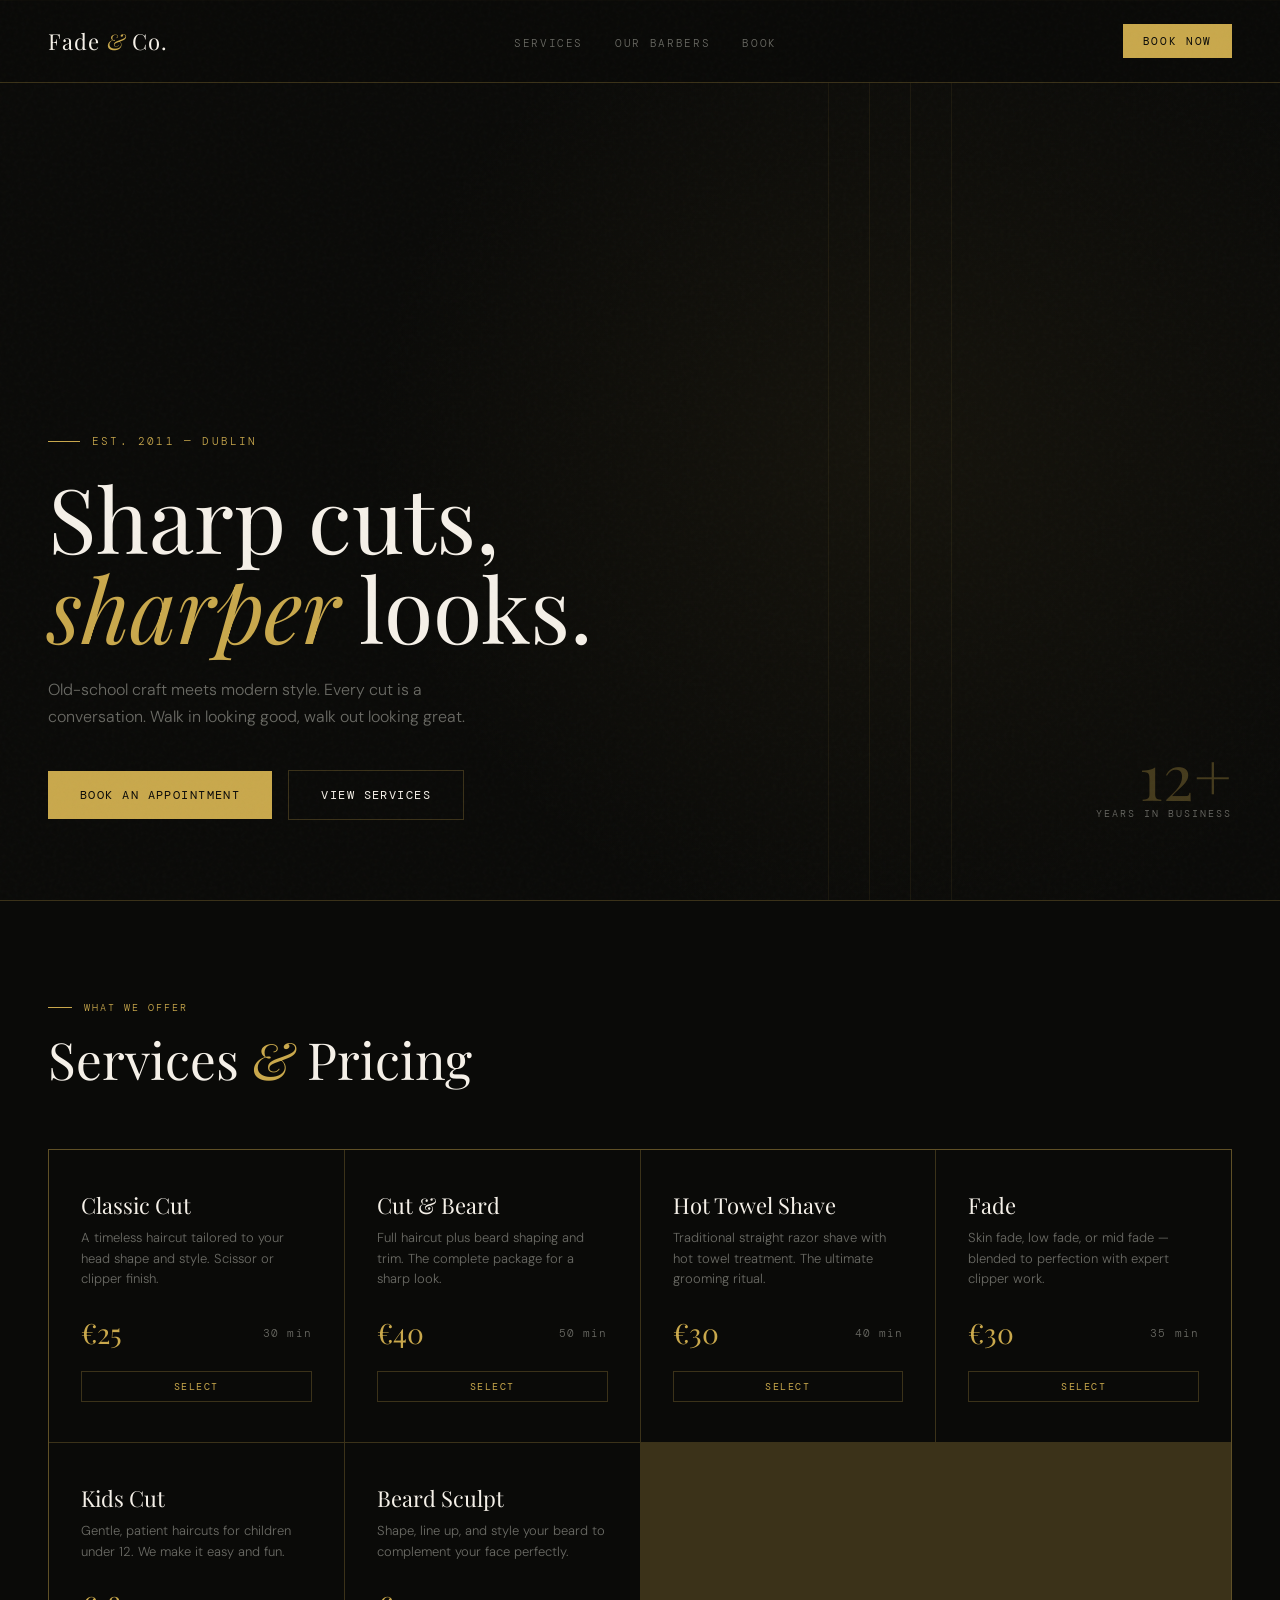
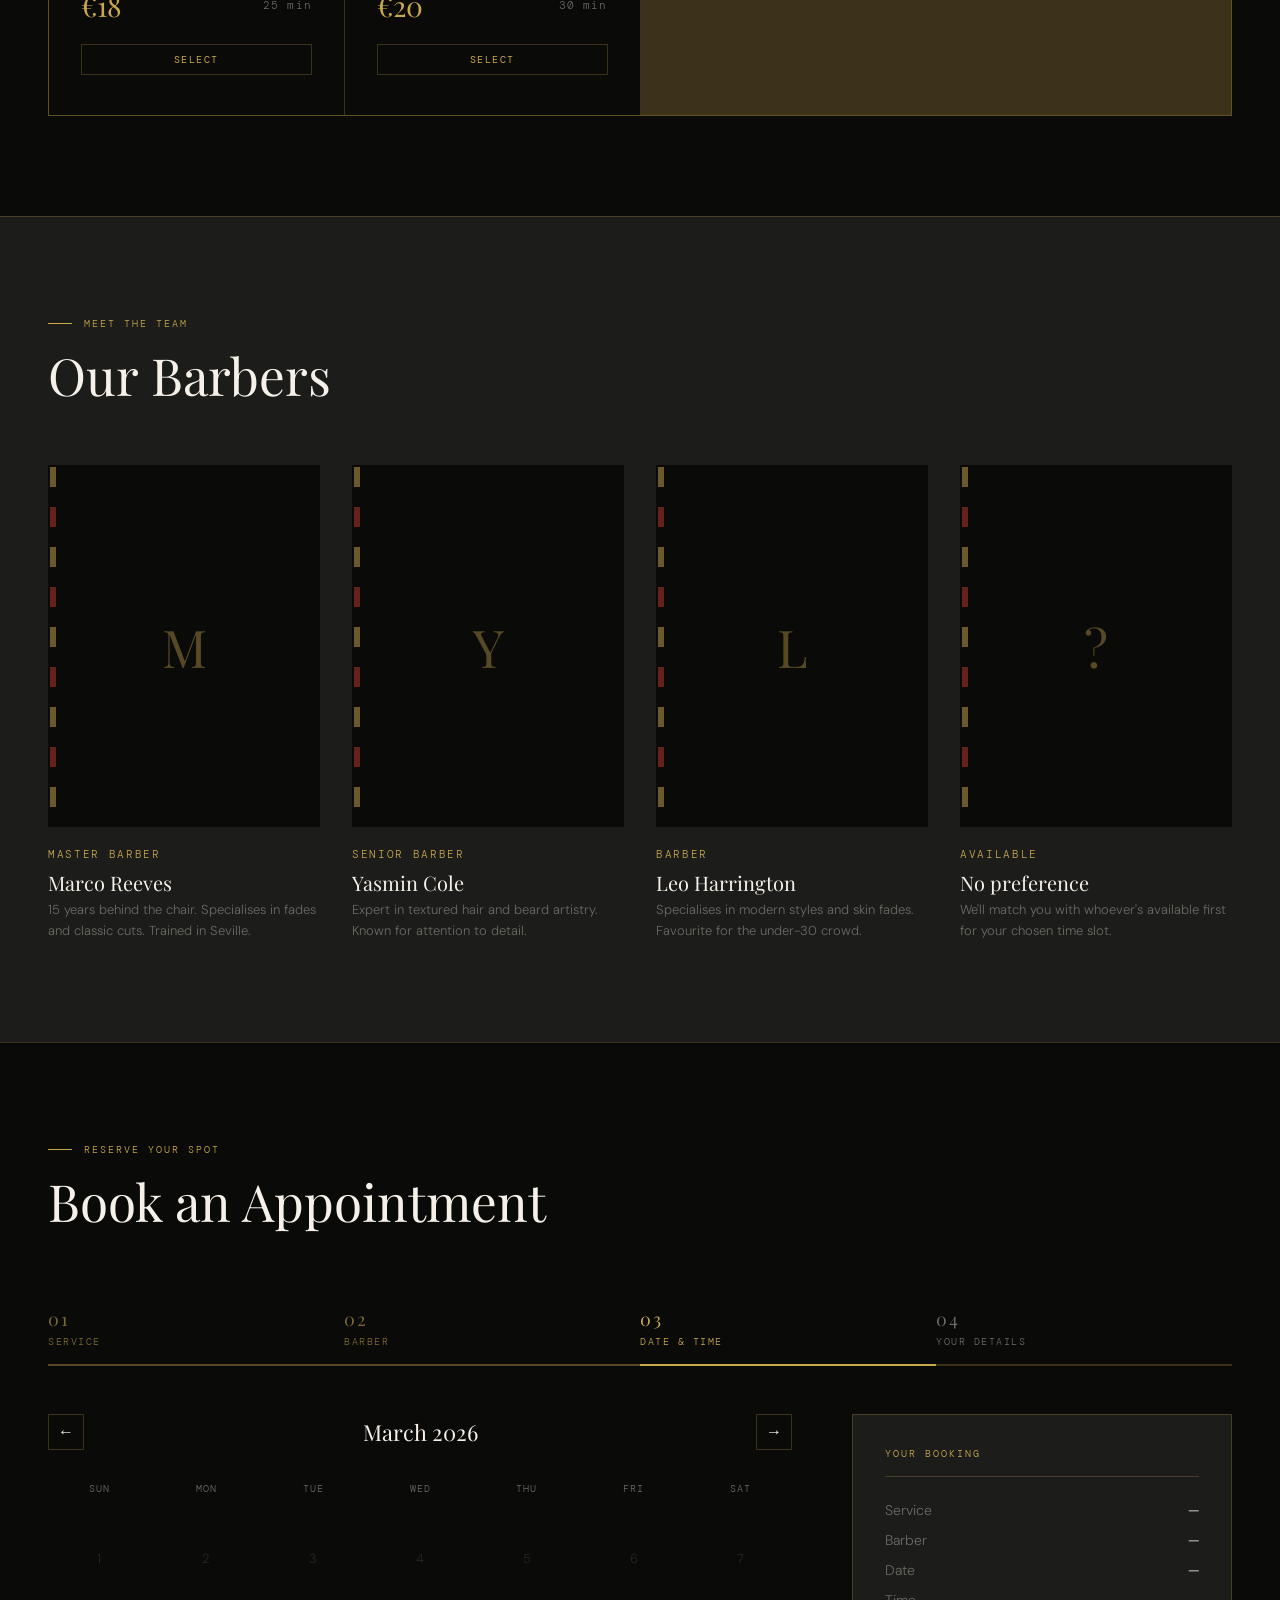
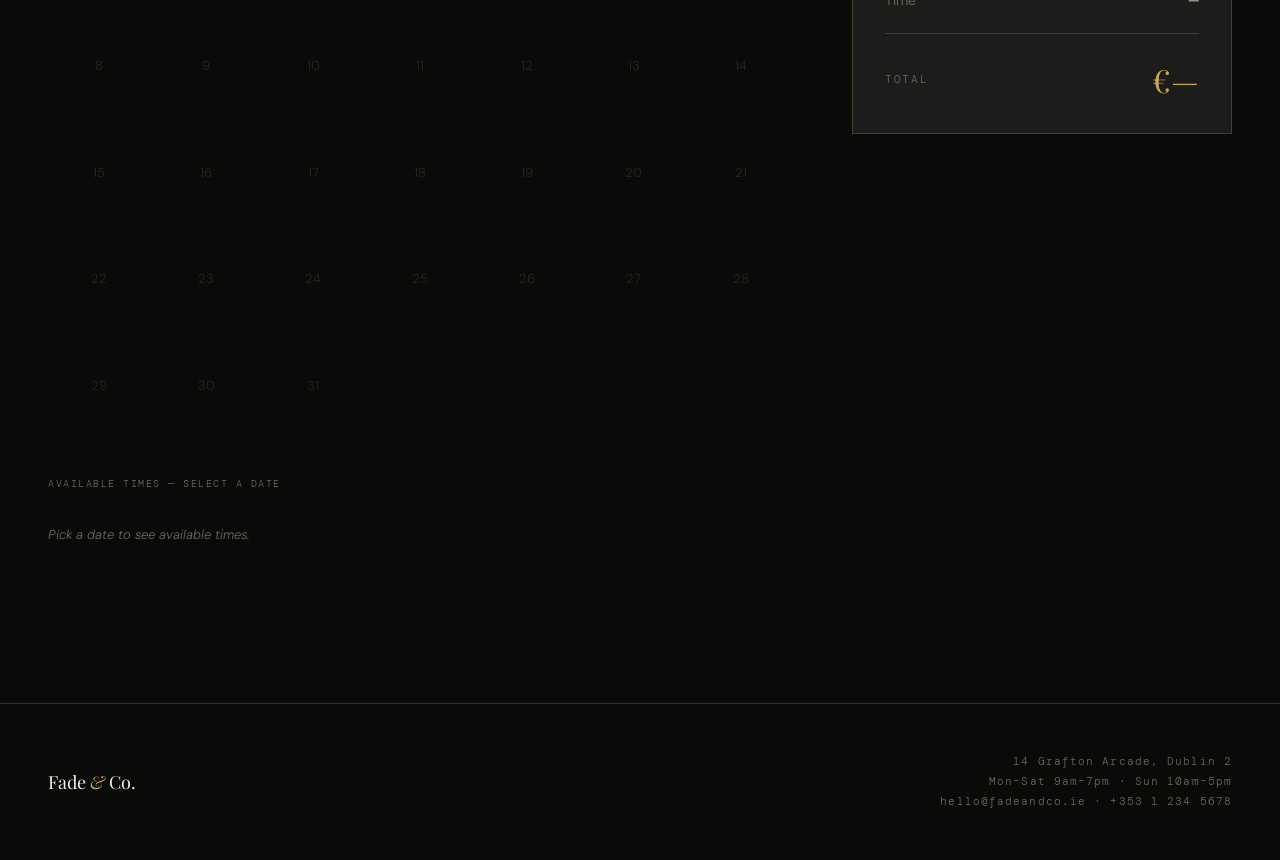
<file: index.html>
<!doctype html>
<html lang="en">
  <head>
    <meta charset="UTF-8" />
    <meta name="viewport" content="width=device-width, initial-scale=1.0" />
    <title>Fade & Co. — Barbershop</title>
    <link
      href="https://fonts.googleapis.com/css2?family=Playfair+Display:ital,wght@0,400;0,700;1,400&family=DM+Mono:wght@300;400&family=DM+Sans:wght@300;400;500&display=swap"
      rel="stylesheet"
    />
    <link rel="stylesheet" href="./template/styles.css" />
  </head>
  <body>
    <nav>
      <div class="logo">Fade <span>&</span> Co.</div>
      <ul class="nav-links">
        <li><a href="#services">Services</a></li>
        <li><a href="#staff">Our Barbers</a></li>
        <li><a href="#booking">Book</a></li>
      </ul>
      <button class="nav-book" onclick="scrollTo('#booking')">Book Now</button>
    </nav>

    <!-- Hero -->
    <section class="hero" id="home">
      <div class="hero-bg"></div>
      <div class="hero-lines">
        <span></span><span></span><span></span><span></span>
      </div>
      <div class="hero-content">
        <div class="hero-tag">Est. 2011 — Dublin</div>
        <h1>Sharp cuts,<br /><em>sharper</em> looks.</h1>
        <p class="hero-sub">
          Old-school craft meets modern style. Every cut is a conversation. Walk
          in looking good, walk out looking great.
        </p>
        <div class="hero-cta">
          <button class="btn-primary" onclick="scrollTo('#booking')">
            Book an Appointment
          </button>
          <button class="btn-secondary" onclick="scrollTo('#services')">
            View Services
          </button>
        </div>
      </div>
      <div class="hero-stat">
        <div class="hero-stat-num">12+</div>
        <div class="hero-stat-label">Years in business</div>
      </div>
    </section>

    <!-- Services -->
    <section id="services">
      <div class="section-tag">What We Offer</div>
      <div class="section-title">
        Services
        <em style="font-style: italic; color: var(--gold)">&</em> Pricing
      </div>
      <div class="services-grid" id="servicesGrid">
        <div
          class="service-card"
          data-service="Classic Cut"
          data-price="25"
          data-duration="30min"
          onclick="selectService(this)"
        >
          <div class="service-name">Classic Cut</div>
          <div class="service-desc">
            A timeless haircut tailored to your head shape and style. Scissor or
            clipper finish.
          </div>
          <div class="service-footer">
            <div class="service-price">€25</div>
            <div class="service-duration">30 min</div>
          </div>
          <button class="service-select-btn">Select</button>
        </div>
        <div
          class="service-card"
          data-service="Cut & Beard"
          data-price="40"
          data-duration="50min"
          onclick="selectService(this)"
        >
          <div class="service-name">Cut & Beard</div>
          <div class="service-desc">
            Full haircut plus beard shaping and trim. The complete package for a
            sharp look.
          </div>
          <div class="service-footer">
            <div class="service-price">€40</div>
            <div class="service-duration">50 min</div>
          </div>
          <button class="service-select-btn">Select</button>
        </div>
        <div
          class="service-card"
          data-service="Hot Towel Shave"
          data-price="30"
          data-duration="40min"
          onclick="selectService(this)"
        >
          <div class="service-name">Hot Towel Shave</div>
          <div class="service-desc">
            Traditional straight razor shave with hot towel treatment. The
            ultimate grooming ritual.
          </div>
          <div class="service-footer">
            <div class="service-price">€30</div>
            <div class="service-duration">40 min</div>
          </div>
          <button class="service-select-btn">Select</button>
        </div>
        <div
          class="service-card"
          data-service="Fade"
          data-price="30"
          data-duration="35min"
          onclick="selectService(this)"
        >
          <div class="service-name">Fade</div>
          <div class="service-desc">
            Skin fade, low fade, or mid fade — blended to perfection with expert
            clipper work.
          </div>
          <div class="service-footer">
            <div class="service-price">€30</div>
            <div class="service-duration">35 min</div>
          </div>
          <button class="service-select-btn">Select</button>
        </div>
        <div
          class="service-card"
          data-service="Kids Cut"
          data-price="18"
          data-duration="25min"
          onclick="selectService(this)"
        >
          <div class="service-name">Kids Cut</div>
          <div class="service-desc">
            Gentle, patient haircuts for children under 12. We make it easy and
            fun.
          </div>
          <div class="service-footer">
            <div class="service-price">€18</div>
            <div class="service-duration">25 min</div>
          </div>
          <button class="service-select-btn">Select</button>
        </div>
        <div
          class="service-card"
          data-service="Beard Sculpt"
          data-price="20"
          data-duration="30min"
          onclick="selectService(this)"
        >
          <div class="service-name">Beard Sculpt</div>
          <div class="service-desc">
            Shape, line up, and style your beard to complement your face
            perfectly.
          </div>
          <div class="service-footer">
            <div class="service-price">€20</div>
            <div class="service-duration">30 min</div>
          </div>
          <button class="service-select-btn">Select</button>
        </div>
      </div>
    </section>

    <!-- Staff -->
    <section id="staff">
      <div class="section-tag">Meet the Team</div>
      <div class="section-title">Our Barbers</div>
      <div class="staff-grid" id="staffGrid">
        <div
          class="staff-card"
          data-barber="Marco"
          onclick="selectBarber(this)"
        >
          <div class="staff-avatar"><div class="staff-initials">M</div></div>
          <div class="staff-title">Master Barber</div>
          <div class="staff-name">Marco Reeves</div>
          <div class="staff-bio">
            15 years behind the chair. Specialises in fades and classic cuts.
            Trained in Seville.
          </div>
        </div>
        <div
          class="staff-card"
          data-barber="Yasmin"
          onclick="selectBarber(this)"
        >
          <div class="staff-avatar"><div class="staff-initials">Y</div></div>
          <div class="staff-title">Senior Barber</div>
          <div class="staff-name">Yasmin Cole</div>
          <div class="staff-bio">
            Expert in textured hair and beard artistry. Known for attention to
            detail.
          </div>
        </div>
        <div class="staff-card" data-barber="Leo" onclick="selectBarber(this)">
          <div class="staff-avatar"><div class="staff-initials">L</div></div>
          <div class="staff-title">Barber</div>
          <div class="staff-name">Leo Harrington</div>
          <div class="staff-bio">
            Specialises in modern styles and skin fades. Favourite for the
            under-30 crowd.
          </div>
        </div>
        <div class="staff-card" data-barber="Any" onclick="selectBarber(this)">
          <div class="staff-avatar"><div class="staff-initials">?</div></div>
          <div class="staff-title">Available</div>
          <div class="staff-name">No preference</div>
          <div class="staff-bio">
            We'll match you with whoever's available first for your chosen time
            slot.
          </div>
        </div>
      </div>
    </section>

    <!-- Booking -->
    <section id="booking">
      <div class="section-tag">Reserve Your Spot</div>
      <div class="section-title">Book an Appointment</div>

      <div class="steps">
        <div class="step done" id="step1">
          <span class="step-num">01</span>Service
        </div>
        <div class="step done" id="step2">
          <span class="step-num">02</span>Barber
        </div>
        <div class="step active" id="step3">
          <span class="step-num">03</span>Date & Time
        </div>
        <div class="step" id="step4">
          <span class="step-num">04</span>Your Details
        </div>
      </div>

      <div class="booking-layout">
        <div>
          <!-- Calendar -->
          <div class="calendar">
            <div class="calendar-header">
              <button class="calendar-nav" onclick="prevMonth()">
                &#8592;
              </button>
              <div class="calendar-month" id="calMonth">March 2026</div>
              <button class="calendar-nav" onclick="nextMonth()">
                &#8594;
              </button>
            </div>
            <div class="calendar-grid" id="calGrid"></div>
          </div>

          <!-- Time slots -->
          <div class="time-slots">
            <div class="time-label">
              Available times —
              <span id="selectedDateLabel">select a date</span>
            </div>
            <div class="slots-grid" id="slotsGrid">
              <div
                style="
                  color: var(--muted);
                  font-size: 13px;
                  font-style: italic;
                  grid-column: 1/-1;
                  padding: 20px 0;
                "
              >
                Pick a date to see available times.
              </div>
            </div>
          </div>

          <!-- Contact & Payment -->
          <div id="contactForm" style="display: none">
            <div class="section-tag" style="margin-bottom: 24px">
              Your Details
            </div>
            <div class="form-row">
              <div class="form-group">
                <label class="form-label">First name</label>
                <input
                  class="form-input"
                  type="text"
                  placeholder="James"
                  id="fname"
                />
              </div>
              <div class="form-group">
                <label class="form-label">Last name</label>
                <input
                  class="form-input"
                  type="text"
                  placeholder="Murphy"
                  id="lname"
                />
              </div>
            </div>
            <div class="form-group">
              <label class="form-label">Email</label>
              <input
                class="form-input"
                type="email"
                placeholder="james@example.com"
                id="email"
              />
            </div>
            <div class="form-group">
              <label class="form-label">Phone</label>
              <input
                class="form-input"
                type="tel"
                placeholder="+353 87 000 0000"
                id="phone"
              />
            </div>

            <div class="payment-section">
              <div class="payment-label">Payment</div>
              <div class="card-icons">
                <div class="card-icon">Visa</div>
                <div class="card-icon">MC</div>
                <div class="card-icon">Amex</div>
              </div>
              <input
                class="card-field"
                type="text"
                placeholder="Card number"
                maxlength="19"
                oninput="formatCard(this)"
              />
              <div class="form-row">
                <input
                  class="card-field"
                  type="text"
                  placeholder="MM / YY"
                  maxlength="7"
                  style="margin-bottom: 0"
                  oninput="formatExpiry(this)"
                />
                <input
                  class="card-field"
                  type="text"
                  placeholder="CVV"
                  maxlength="3"
                  style="margin-bottom: 0"
                />
              </div>
            </div>

            <button
              class="btn-confirm"
              onclick="confirmBooking()"
              id="confirmBtn"
            >
              Confirm & Pay
            </button>
          </div>

          <!-- Success -->
          <div class="success-screen" id="successScreen">
            <div class="success-icon">✓</div>
            <div class="section-title" style="margin-bottom: 16px">
              You're booked in.
            </div>
            <p
              style="color: var(--muted); margin-bottom: 8px"
              id="successMsg"
            ></p>
            <p style="color: var(--muted); font-size: 13px">
              A confirmation has been sent to your email.
            </p>
            <button
              class="btn-secondary"
              style="margin-top: 32px"
              onclick="resetBooking()"
            >
              Book another
            </button>
          </div>
        </div>

        <!-- Summary -->
        <div class="booking-summary">
          <div class="summary-title">Your booking</div>
          <div class="summary-item">
            <span class="summary-label">Service</span>
            <span class="summary-value" id="sumService">—</span>
          </div>
          <div class="summary-item">
            <span class="summary-label">Barber</span>
            <span class="summary-value" id="sumBarber">—</span>
          </div>
          <div class="summary-item">
            <span class="summary-label">Date</span>
            <span class="summary-value" id="sumDate">—</span>
          </div>
          <div class="summary-item">
            <span class="summary-label">Time</span>
            <span class="summary-value" id="sumTime">—</span>
          </div>
          <div class="summary-total">
            <span class="summary-total-label">Total</span>
            <span class="summary-total-price" id="sumPrice">€—</span>
          </div>
        </div>
      </div>
    </section>

    <footer>
      <div class="footer-logo">Fade <span>&</span> Co.</div>
      <div class="footer-info">
        14 Grafton Arcade, Dublin 2<br />
        Mon–Sat 9am–7pm · Sun 10am–5pm<br />
        hello@fadeandco.ie · +353 1 234 5678
      </div>
    </footer>

    <script src="./template/app.js"></script>
  </body>
</html>
</file>
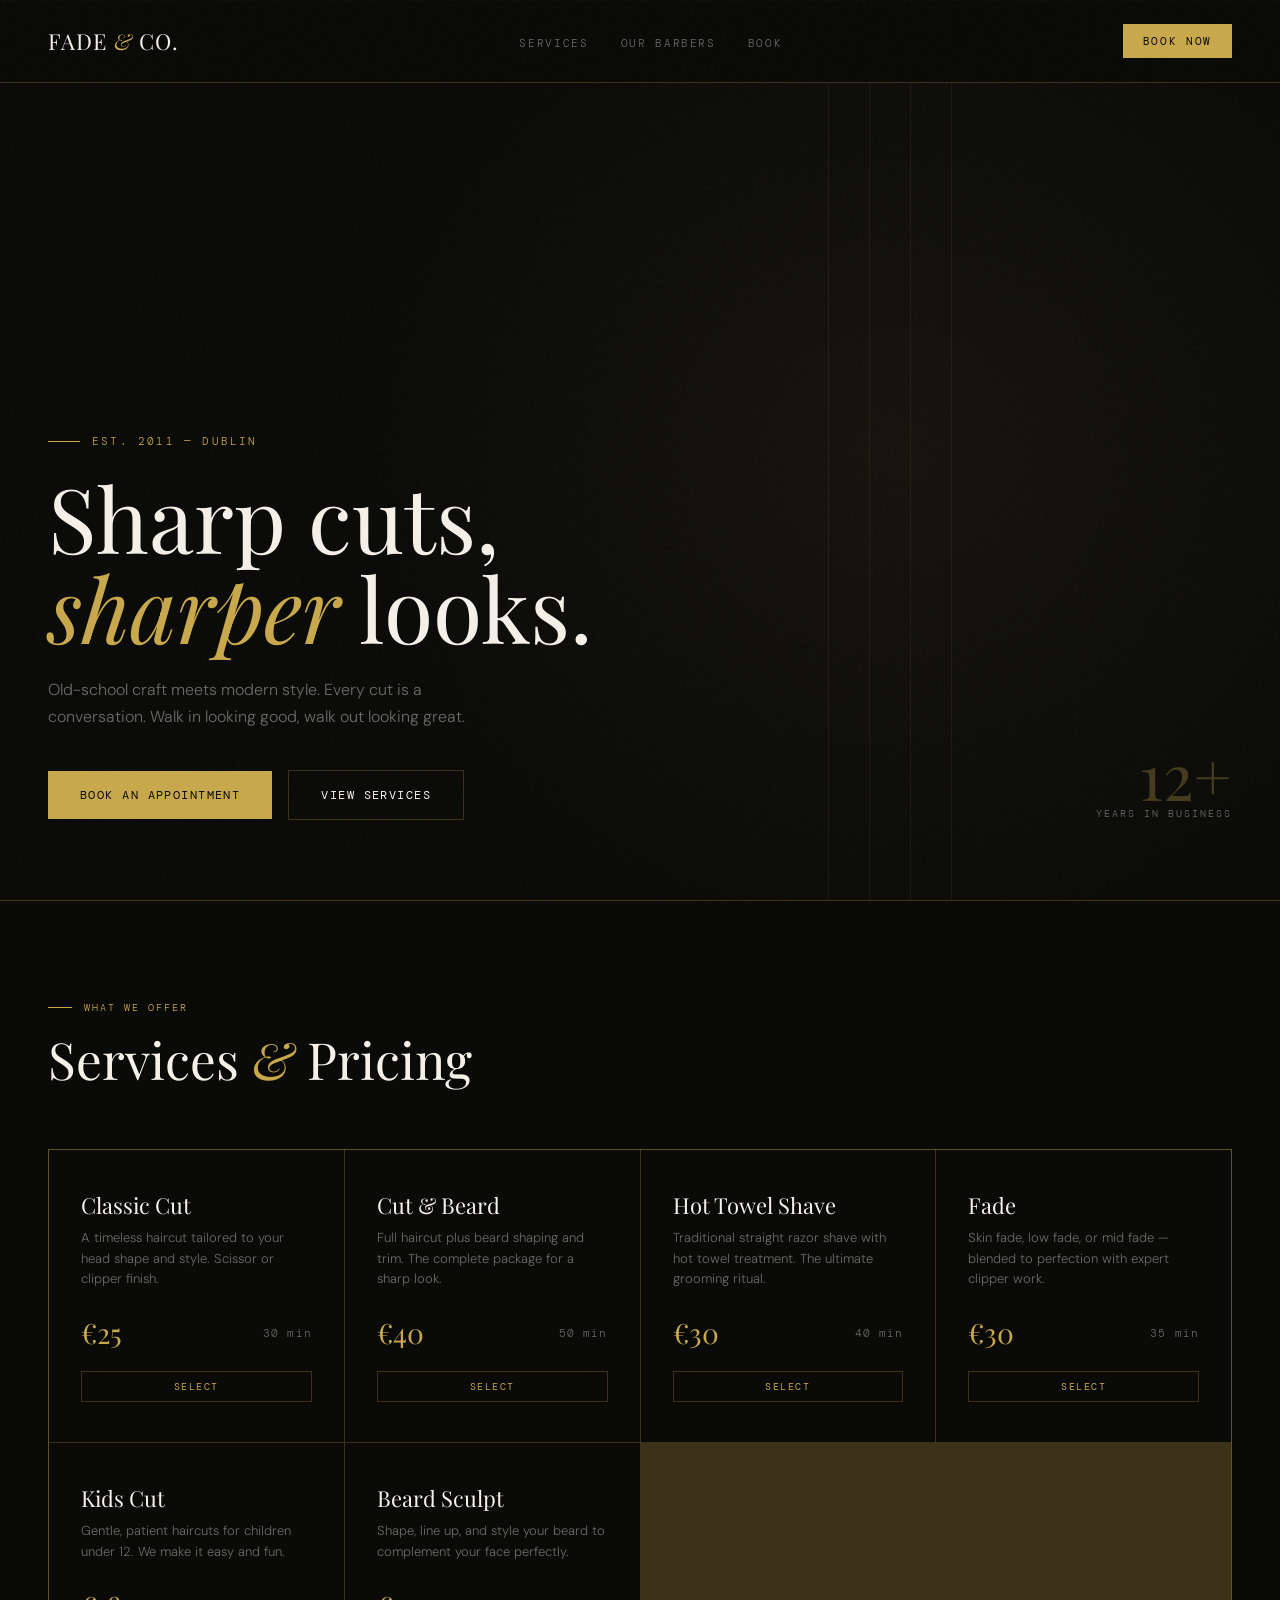
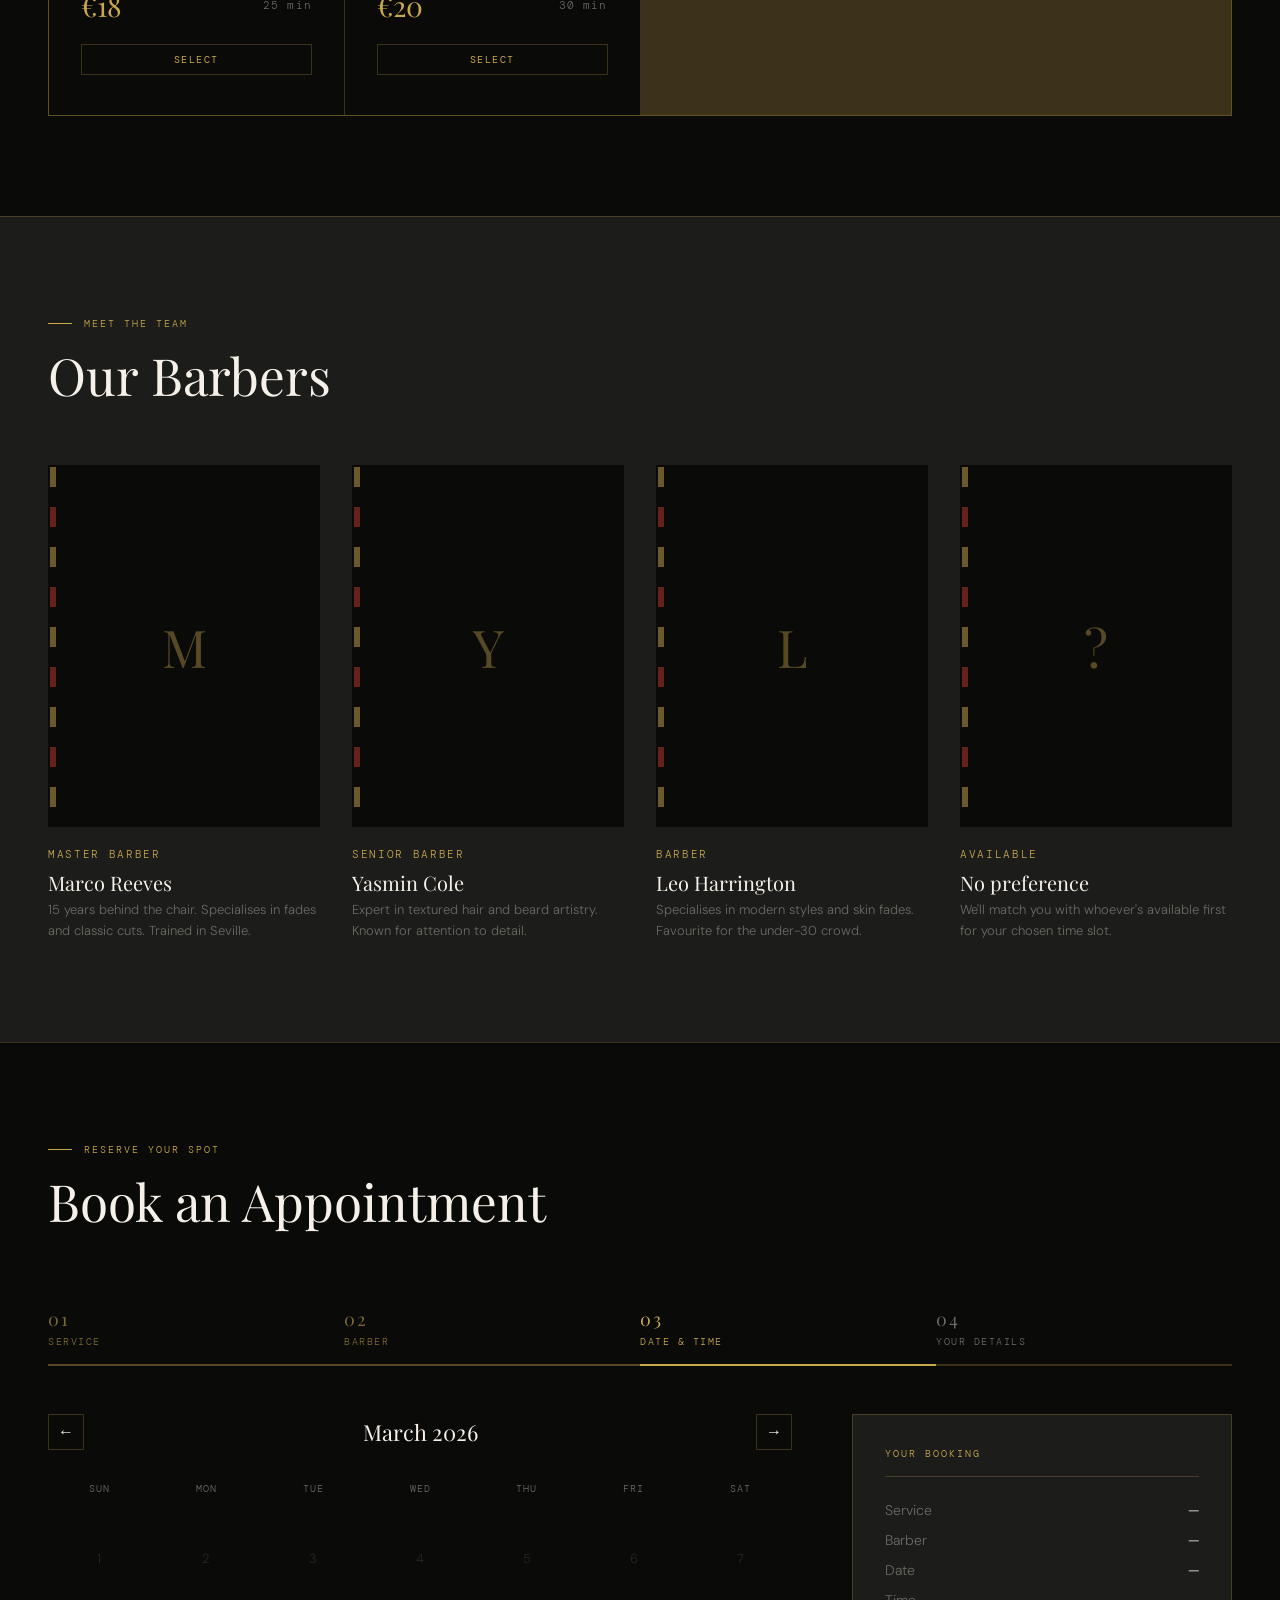
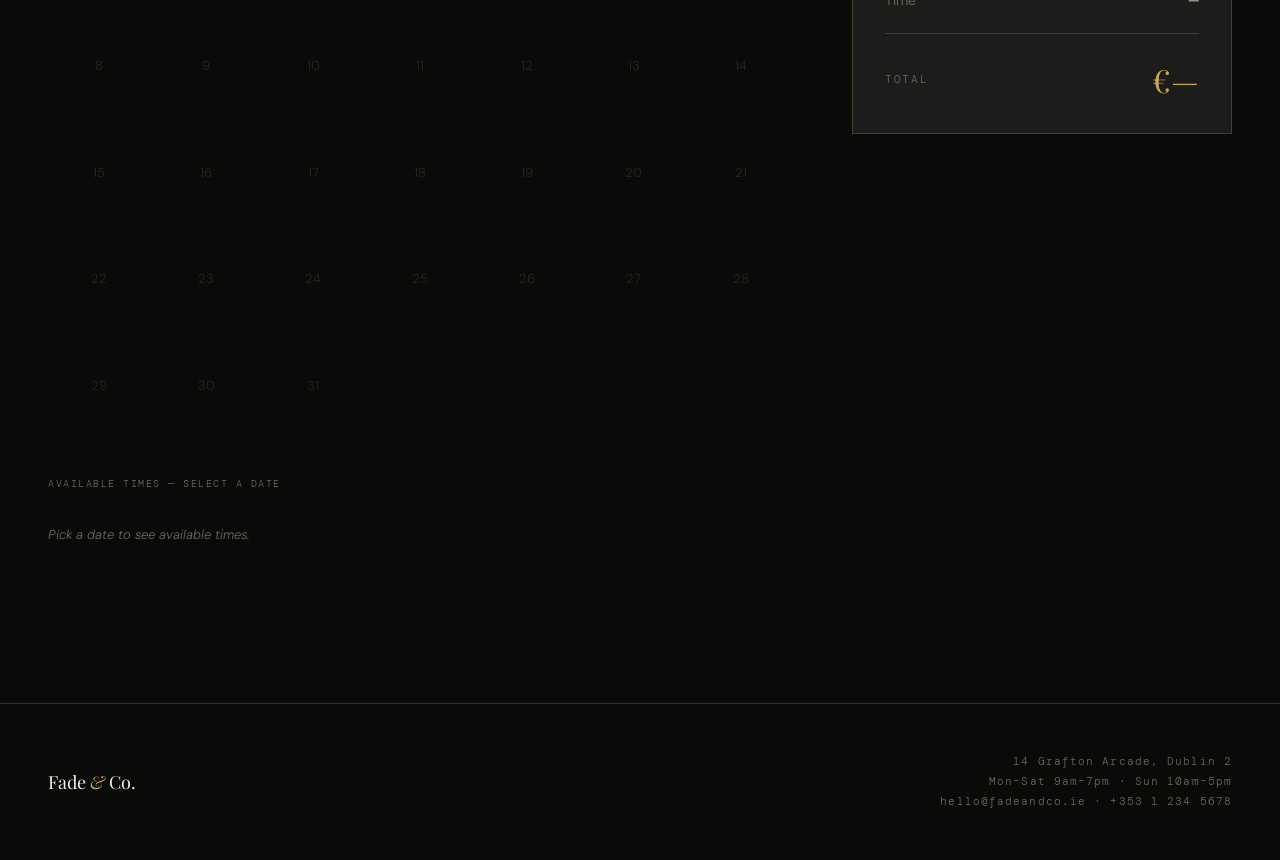
<file: template/index.html>
<!doctype html>
<html lang="en">
  <head>
    <meta charset="UTF-8" />
    <meta name="viewport" content="width=device-width, initial-scale=1.0" />
    <title>Fade & Co. — Barbershop</title>
    <link
      href="https://fonts.googleapis.com/css2?family=Playfair+Display:ital,wght@0,400;0,700;1,400&family=DM+Mono:wght@300;400&family=DM+Sans:wght@300;400;500&display=swap"
      rel="stylesheet"
    />
    <link rel="stylesheet" href="styles.css" />
  </head>
  <body>
    <nav class="nav-links">
      <a href="#home">
        <div class="logo">Fade <span>&</span> Co.</div>
      </a>
      <ul class="nav-links">
        <li><a href="#services">Services</a></li>
        <li><a href="#staff">Our Barbers</a></li>
        <li><a href="#booking">Book</a></li>
      </ul>
      <button class="nav-book" onclick="scrollTo('#booking')">Book Now</button>
    </nav>

    <!-- Hero -->
    <section class="hero" id="home">
      <div class="hero-bg"></div>
      <div class="hero-lines">
        <span></span><span></span><span></span><span></span>
      </div>
      <div class="hero-content">
        <div class="hero-tag">Est. 2011 — Dublin</div>
        <h1>Sharp cuts,<br /><em>sharper</em> looks.</h1>
        <p class="hero-sub">
          Old-school craft meets modern style. Every cut is a conversation. Walk
          in looking good, walk out looking great.
        </p>
        <div class="hero-cta">
          <button class="btn-primary" onclick="scrollTo('#booking')">
            Book an Appointment
          </button>
          <button class="btn-secondary" onclick="scrollTo('#services')">
            View Services
          </button>
        </div>
      </div>
      <div class="hero-stat">
        <div class="hero-stat-num">12+</div>
        <div class="hero-stat-label">Years in business</div>
      </div>
    </section>

    <!-- Services -->
    <section id="services">
      <div class="section-tag">What We Offer</div>
      <div class="section-title">
        Services
        <em style="font-style: italic; color: var(--gold)">&</em> Pricing
      </div>
      <div class="services-grid" id="servicesGrid">
        <div
          class="service-card"
          data-service="Classic Cut"
          data-price="25"
          data-duration="30min"
          onclick="selectService(this)"
        >
          <div class="service-name">Classic Cut</div>
          <div class="service-desc">
            A timeless haircut tailored to your head shape and style. Scissor or
            clipper finish.
          </div>
          <div class="service-footer">
            <div class="service-price">€25</div>
            <div class="service-duration">30 min</div>
          </div>
          <button class="service-select-btn">Select</button>
        </div>
        <div
          class="service-card"
          data-service="Cut & Beard"
          data-price="40"
          data-duration="50min"
          onclick="selectService(this)"
        >
          <div class="service-name">Cut & Beard</div>
          <div class="service-desc">
            Full haircut plus beard shaping and trim. The complete package for a
            sharp look.
          </div>
          <div class="service-footer">
            <div class="service-price">€40</div>
            <div class="service-duration">50 min</div>
          </div>
          <button class="service-select-btn">Select</button>
        </div>
        <div
          class="service-card"
          data-service="Hot Towel Shave"
          data-price="30"
          data-duration="40min"
          onclick="selectService(this)"
        >
          <div class="service-name">Hot Towel Shave</div>
          <div class="service-desc">
            Traditional straight razor shave with hot towel treatment. The
            ultimate grooming ritual.
          </div>
          <div class="service-footer">
            <div class="service-price">€30</div>
            <div class="service-duration">40 min</div>
          </div>
          <button class="service-select-btn">Select</button>
        </div>
        <div
          class="service-card"
          data-service="Fade"
          data-price="30"
          data-duration="35min"
          onclick="selectService(this)"
        >
          <div class="service-name">Fade</div>
          <div class="service-desc">
            Skin fade, low fade, or mid fade — blended to perfection with expert
            clipper work.
          </div>
          <div class="service-footer">
            <div class="service-price">€30</div>
            <div class="service-duration">35 min</div>
          </div>
          <button class="service-select-btn">Select</button>
        </div>
        <div
          class="service-card"
          data-service="Kids Cut"
          data-price="18"
          data-duration="25min"
          onclick="selectService(this)"
        >
          <div class="service-name">Kids Cut</div>
          <div class="service-desc">
            Gentle, patient haircuts for children under 12. We make it easy and
            fun.
          </div>
          <div class="service-footer">
            <div class="service-price">€18</div>
            <div class="service-duration">25 min</div>
          </div>
          <button class="service-select-btn">Select</button>
        </div>
        <div
          class="service-card"
          data-service="Beard Sculpt"
          data-price="20"
          data-duration="30min"
          onclick="selectService(this)"
        >
          <div class="service-name">Beard Sculpt</div>
          <div class="service-desc">
            Shape, line up, and style your beard to complement your face
            perfectly.
          </div>
          <div class="service-footer">
            <div class="service-price">€20</div>
            <div class="service-duration">30 min</div>
          </div>
          <button class="service-select-btn">Select</button>
        </div>
      </div>
    </section>

    <!-- Staff -->
    <section id="staff">
      <div class="section-tag">Meet the Team</div>
      <div class="section-title">Our Barbers</div>
      <div class="staff-grid" id="staffGrid">
        <div
          class="staff-card"
          data-barber="Marco"
          onclick="selectBarber(this)"
        >
          <div class="staff-avatar"><div class="staff-initials">M</div></div>
          <div class="staff-title">Master Barber</div>
          <div class="staff-name">Marco Reeves</div>
          <div class="staff-bio">
            15 years behind the chair. Specialises in fades and classic cuts.
            Trained in Seville.
          </div>
        </div>
        <div
          class="staff-card"
          data-barber="Yasmin"
          onclick="selectBarber(this)"
        >
          <div class="staff-avatar"><div class="staff-initials">Y</div></div>
          <div class="staff-title">Senior Barber</div>
          <div class="staff-name">Yasmin Cole</div>
          <div class="staff-bio">
            Expert in textured hair and beard artistry. Known for attention to
            detail.
          </div>
        </div>
        <div class="staff-card" data-barber="Leo" onclick="selectBarber(this)">
          <div class="staff-avatar"><div class="staff-initials">L</div></div>
          <div class="staff-title">Barber</div>
          <div class="staff-name">Leo Harrington</div>
          <div class="staff-bio">
            Specialises in modern styles and skin fades. Favourite for the
            under-30 crowd.
          </div>
        </div>
        <div class="staff-card" data-barber="Any" onclick="selectBarber(this)">
          <div class="staff-avatar"><div class="staff-initials">?</div></div>
          <div class="staff-title">Available</div>
          <div class="staff-name">No preference</div>
          <div class="staff-bio">
            We'll match you with whoever's available first for your chosen time
            slot.
          </div>
        </div>
      </div>
    </section>

    <!-- Booking -->
    <section id="booking">
      <div class="section-tag">Reserve Your Spot</div>
      <div class="section-title">Book an Appointment</div>

      <div class="steps">
        <div class="step done" id="step1">
          <span class="step-num">01</span>Service
        </div>
        <div class="step done" id="step2">
          <span class="step-num">02</span>Barber
        </div>
        <div class="step active" id="step3">
          <span class="step-num">03</span>Date & Time
        </div>
        <div class="step" id="step4">
          <span class="step-num">04</span>Your Details
        </div>
      </div>

      <div class="booking-layout">
        <div>
          <!-- Calendar -->
          <div class="calendar">
            <div class="calendar-header">
              <button class="calendar-nav" onclick="prevMonth()">
                &#8592;
              </button>
              <div class="calendar-month" id="calMonth">March 2026</div>
              <button class="calendar-nav" onclick="nextMonth()">
                &#8594;
              </button>
            </div>
            <div class="calendar-grid" id="calGrid"></div>
          </div>

          <!-- Time slots -->
          <div class="time-slots">
            <div class="time-label">
              Available times —
              <span id="selectedDateLabel">select a date</span>
            </div>
            <div class="slots-grid" id="slotsGrid">
              <div
                style="
                  color: var(--muted);
                  font-size: 13px;
                  font-style: italic;
                  grid-column: 1/-1;
                  padding: 20px 0;
                "
              >
                Pick a date to see available times.
              </div>
            </div>
          </div>

          <!-- Contact & Payment -->
          <div id="contactForm" style="display: none">
            <div class="section-tag" style="margin-bottom: 24px">
              Your Details
            </div>
            <div class="form-row">
              <div class="form-group">
                <label class="form-label">First name</label>
                <input
                  class="form-input"
                  type="text"
                  placeholder="James"
                  id="fname"
                />
              </div>
              <div class="form-group">
                <label class="form-label">Last name</label>
                <input
                  class="form-input"
                  type="text"
                  placeholder="Murphy"
                  id="lname"
                />
              </div>
            </div>
            <div class="form-group">
              <label class="form-label">Email</label>
              <input
                class="form-input"
                type="email"
                placeholder="james@example.com"
                id="email"
              />
            </div>
            <div class="form-group">
              <label class="form-label">Phone</label>
              <input
                class="form-input"
                type="tel"
                placeholder="+353 87 000 0000"
                id="phone"
              />
            </div>

            <div class="payment-section">
              <div class="payment-label">Payment</div>
              <div class="card-icons">
                <div class="card-icon">Visa</div>
                <div class="card-icon">MC</div>
                <div class="card-icon">Amex</div>
              </div>
              <input
                class="card-field"
                type="text"
                placeholder="Card number"
                maxlength="19"
                oninput="formatCard(this)"
              />
              <div class="form-row">
                <input
                  class="card-field"
                  type="text"
                  placeholder="MM / YY"
                  maxlength="7"
                  style="margin-bottom: 0"
                  oninput="formatExpiry(this)"
                />
                <input
                  class="card-field"
                  type="text"
                  placeholder="CVV"
                  maxlength="3"
                  style="margin-bottom: 0"
                />
              </div>
            </div>

            <button
              class="btn-confirm"
              onclick="confirmBooking()"
              id="confirmBtn"
            >
              Confirm & Pay
            </button>
          </div>

          <!-- Success -->
          <div class="success-screen" id="successScreen">
            <div class="success-icon">✓</div>
            <div class="section-title" style="margin-bottom: 16px">
              You're booked in.
            </div>
            <p
              style="color: var(--muted); margin-bottom: 8px"
              id="successMsg"
            ></p>
            <p style="color: var(--muted); font-size: 13px">
              A confirmation has been sent to your email.
            </p>
            <button
              class="btn-secondary"
              style="margin-top: 32px"
              onclick="resetBooking()"
            >
              Book another
            </button>
          </div>
        </div>

        <!-- Summary -->
        <div class="booking-summary">
          <div class="summary-title">Your booking</div>
          <div class="summary-item">
            <span class="summary-label">Service</span>
            <span class="summary-value" id="sumService">—</span>
          </div>
          <div class="summary-item">
            <span class="summary-label">Barber</span>
            <span class="summary-value" id="sumBarber">—</span>
          </div>
          <div class="summary-item">
            <span class="summary-label">Date</span>
            <span class="summary-value" id="sumDate">—</span>
          </div>
          <div class="summary-item">
            <span class="summary-label">Time</span>
            <span class="summary-value" id="sumTime">—</span>
          </div>
          <div class="summary-total">
            <span class="summary-total-label">Total</span>
            <span class="summary-total-price" id="sumPrice">€—</span>
          </div>
        </div>
      </div>
    </section>

    <footer>
      <div class="footer-logo">Fade <span>&</span> Co.</div>
      <div class="footer-info">
        14 Grafton Arcade, Dublin 2<br />
        Mon–Sat 9am–7pm · Sun 10am–5pm<br />
        hello@fadeandco.ie · +353 1 234 5678
      </div>
    </footer>

    <script src="app.js"></script>
  </body>
</html>
</file>
<file: template/styles.css>
:root {
  --black: #0a0a08;
  --cream: #f5f0e8;
  --gold: #c9a84c;
  --gold-light: #e8c97a;
  --charcoal: #1c1c1a;
  --muted: #6b6b65;
  --border: rgba(201, 168, 76, 0.25);
  --radius: 2px;
}

* {
  margin: 0;
  padding: 0;
  box-sizing: border-box;
}

body {
  background: var(--black);
  color: var(--cream);
  font-family: "DM Sans", sans-serif;
  font-weight: 300;
  min-height: 100vh;
  overflow-x: hidden;
}

body::before {
  content: "";
  position: fixed;
  inset: 0;
  background-image: url("data:image/svg+xml,%3Csvg viewBox='0 0 256 256' xmlns='http://www.w3.org/2000/svg'%3E%3Cfilter id='noise'%3E%3CfeTurbulence type='fractalNoise' baseFrequency='0.9' numOctaves='4' stitchTiles='stitch'/%3E%3C/filter%3E%3Crect width='100%25' height='100%25' filter='url(%23noise)' opacity='0.04'/%3E%3C/svg%3E");
  pointer-events: none;
  z-index: 1000;
  opacity: 0.6;
}

nav {
  position: fixed;
  top: 0;
  left: 0;
  right: 0;
  display: flex;
  justify-content: space-between;
  align-items: center;
  padding: 24px 48px;
  border-bottom: 1px solid var(--border);
  background: rgba(10, 10, 8, 0.85);
  backdrop-filter: blur(12px);
  z-index: 100;
}

.logo {
  font-family: "Playfair Display", serif;
  font-size: 22px;
  letter-spacing: 0.05em;
  color: var(--cream);
}

.logo span {
  color: var(--gold);
  font-style: italic;
}

.nav-links {
  display: flex;
  gap: 32px;
  list-style: none;
}

.nav-links a {
  font-family: "DM Mono", monospace;
  font-size: 11px;
  letter-spacing: 0.15em;
  text-transform: uppercase;
  color: var(--muted);
  text-decoration: none;
  transition: color 0.2s;
}

.nav-links a:hover {
  color: var(--gold);
}

.nav-book {
  font-family: "DM Mono", monospace;
  font-size: 11px;
  letter-spacing: 0.15em;
  text-transform: uppercase;
  background: var(--gold);
  color: var(--black);
  border: none;
  padding: 10px 20px;
  cursor: pointer;
  transition: background 0.2s;
}

.nav-book:hover {
  background: var(--gold-light);
}

.hero {
  min-height: 100vh;
  display: flex;
  align-items: flex-end;
  padding: 0 48px 80px;
  position: relative;
  overflow: hidden;
}

.hero-bg {
  position: absolute;
  inset: 0;
  background:
    radial-gradient(
      ellipse 60% 80% at 70% 50%,
      rgba(201, 168, 76, 0.06) 0%,
      transparent 70%
    ),
    linear-gradient(to bottom, transparent 40%, rgba(10, 10, 8, 0.9) 100%);
}

.hero-lines {
  position: absolute;
  right: 0;
  top: 0;
  bottom: 0;
  width: 40%;
  display: flex;
  gap: 40px;
  padding: 0 60px;
  opacity: 0.08;
}

.hero-lines span {
  width: 1px;
  background: var(--gold);
  animation: lineFade 3s ease-in-out infinite alternate;
}

.hero-lines span:nth-child(2) {
  animation-delay: 0.5s;
}
.hero-lines span:nth-child(3) {
  animation-delay: 1s;
}
.hero-lines span:nth-child(4) {
  animation-delay: 1.5s;
}

@keyframes lineFade {
  from {
    opacity: 0.3;
  }
  to {
    opacity: 1;
  }
}

.hero-content {
  position: relative;
  z-index: 2;
  max-width: 640px;
  animation: fadeUp 1s ease both;
}

@keyframes fadeUp {
  from {
    opacity: 0;
    transform: translateY(32px);
  }
  to {
    opacity: 1;
    transform: translateY(0);
  }
}

.hero-tag {
  font-family: "DM Mono", monospace;
  font-size: 11px;
  letter-spacing: 0.2em;
  text-transform: uppercase;
  color: var(--gold);
  margin-bottom: 24px;
  display: flex;
  align-items: center;
  gap: 12px;
}

.hero-tag::before {
  content: "";
  width: 32px;
  height: 1px;
  background: var(--gold);
}

h1 {
  font-family: "Playfair Display", serif;
  font-size: clamp(52px, 7vw, 96px);
  line-height: 1;
  font-weight: 400;
  margin-bottom: 24px;
}

h1 em {
  font-style: italic;
  color: var(--gold);
}

.hero-sub {
  font-size: 16px;
  color: var(--muted);
  margin-bottom: 40px;
  line-height: 1.7;
  max-width: 440px;
}

.hero-cta {
  display: flex;
  gap: 16px;
  align-items: center;
}

.btn-primary {
  font-family: "DM Mono", monospace;
  font-size: 12px;
  letter-spacing: 0.12em;
  text-transform: uppercase;
  background: var(--gold);
  color: var(--black);
  border: none;
  padding: 16px 32px;
  cursor: pointer;
  transition: all 0.2s;
  font-weight: 400;
}

.btn-primary:hover {
  background: var(--gold-light);
  transform: translateY(-1px);
}

.btn-secondary {
  font-family: "DM Mono", monospace;
  font-size: 12px;
  letter-spacing: 0.12em;
  text-transform: uppercase;
  background: transparent;
  color: var(--cream);
  border: 1px solid var(--border);
  padding: 16px 32px;
  cursor: pointer;
  transition: all 0.2s;
}

.btn-secondary:hover {
  border-color: var(--gold);
  color: var(--gold);
}

.hero-stat {
  position: absolute;
  right: 48px;
  bottom: 80px;
  text-align: right;
  z-index: 2;
  animation: fadeUp 1s ease 0.3s both;
}

.hero-stat-num {
  font-family: "Playfair Display", serif;
  font-size: 64px;
  color: var(--gold);
  opacity: 0.3;
  line-height: 1;
}

.hero-stat-label {
  font-family: "DM Mono", monospace;
  font-size: 10px;
  letter-spacing: 0.2em;
  text-transform: uppercase;
  color: var(--muted);
}

section {
  padding: 100px 48px;
  border-top: 1px solid var(--border);
}

.section-tag {
  font-family: "DM Mono", monospace;
  font-size: 10px;
  letter-spacing: 0.2em;
  text-transform: uppercase;
  color: var(--gold);
  margin-bottom: 16px;
  display: flex;
  align-items: center;
  gap: 12px;
}

.section-tag::before {
  content: "";
  width: 24px;
  height: 1px;
  background: var(--gold);
}

.section-title {
  font-family: "Playfair Display", serif;
  font-size: clamp(32px, 4vw, 52px);
  font-weight: 400;
  margin-bottom: 60px;
  line-height: 1.15;
}

.services-grid {
  display: grid;
  grid-template-columns: repeat(auto-fill, minmax(280px, 1fr));
  gap: 1px;
  background: var(--border);
  border: 1px solid var(--border);
}

.service-card {
  background: var(--black);
  padding: 40px 32px;
  cursor: pointer;
  transition: background 0.2s;
  position: relative;
  overflow: hidden;
}

.service-card::after {
  content: "";
  position: absolute;
  bottom: 0;
  left: 0;
  right: 0;
  height: 2px;
  background: var(--gold);
  transform: scaleX(0);
  transition: transform 0.3s;
  transform-origin: left;
}

.service-card:hover {
  background: var(--charcoal);
}
.service-card:hover::after {
  transform: scaleX(1);
}
.service-card.selected {
  background: var(--charcoal);
}
.service-card.selected::after {
  transform: scaleX(1);
}

.service-name {
  font-family: "Playfair Display", serif;
  font-size: 22px;
  margin-bottom: 8px;
  font-weight: 400;
}

.service-desc {
  font-size: 13px;
  color: var(--muted);
  margin-bottom: 24px;
  line-height: 1.6;
}

.service-footer {
  display: flex;
  justify-content: space-between;
  align-items: center;
}

.service-price {
  font-family: "Playfair Display", serif;
  font-size: 28px;
  color: var(--gold);
}

.service-duration {
  font-family: "DM Mono", monospace;
  font-size: 11px;
  color: var(--muted);
  letter-spacing: 0.1em;
}

.service-select-btn {
  font-family: "DM Mono", monospace;
  font-size: 10px;
  letter-spacing: 0.15em;
  text-transform: uppercase;
  background: transparent;
  color: var(--gold);
  border: 1px solid var(--border);
  padding: 8px 16px;
  cursor: pointer;
  transition: all 0.2s;
  margin-top: 20px;
  width: 100%;
}

.service-card:hover .service-select-btn,
.service-card.selected .service-select-btn {
  background: var(--gold);
  color: var(--black);
  border-color: var(--gold);
}

#staff {
  background: var(--charcoal);
}

.staff-grid {
  display: grid;
  grid-template-columns: repeat(auto-fill, minmax(240px, 1fr));
  gap: 32px;
}

.staff-card {
  cursor: pointer;
  transition: transform 0.2s;
}

.staff-card:hover {
  transform: translateY(-4px);
}
.staff-card.selected .staff-avatar {
  border-color: var(--gold);
}

.staff-avatar {
  width: 100%;
  aspect-ratio: 3/4;
  background: var(--black);
  border: 2px solid transparent;
  transition: border-color 0.2s;
  display: flex;
  align-items: center;
  justify-content: center;
  margin-bottom: 20px;
  position: relative;
  overflow: hidden;
}

.staff-initials {
  font-family: "Playfair Display", serif;
  font-size: 52px;
  color: var(--gold);
  opacity: 0.4;
}

.staff-avatar::before {
  content: "";
  position: absolute;
  top: 0;
  left: 0;
  width: 6px;
  height: 100%;
  background: repeating-linear-gradient(
    180deg,
    var(--gold) 0px,
    var(--gold) 20px,
    var(--black) 20px,
    var(--black) 40px,
    #c0392b 40px,
    #c0392b 60px,
    var(--black) 60px,
    var(--black) 80px
  );
  opacity: 0.5;
}

.staff-name {
  font-family: "Playfair Display", serif;
  font-size: 20px;
  font-weight: 400;
  margin-bottom: 4px;
}

.staff-title {
  font-family: "DM Mono", monospace;
  font-size: 11px;
  color: var(--gold);
  letter-spacing: 0.15em;
  text-transform: uppercase;
  margin-bottom: 8px;
}

.staff-bio {
  font-size: 13px;
  color: var(--muted);
  line-height: 1.6;
}

#booking {
  position: relative;
}

.booking-layout {
  display: grid;
  grid-template-columns: 1fr 380px;
  gap: 60px;
  align-items: start;
}

.booking-summary {
  background: var(--charcoal);
  border: 1px solid var(--border);
  padding: 32px;
  position: sticky;
  top: 100px;
}

.summary-title {
  font-family: "DM Mono", monospace;
  font-size: 10px;
  letter-spacing: 0.2em;
  text-transform: uppercase;
  color: var(--gold);
  margin-bottom: 24px;
  padding-bottom: 16px;
  border-bottom: 1px solid var(--border);
}

.summary-item {
  display: flex;
  justify-content: space-between;
  margin-bottom: 12px;
  font-size: 14px;
}

.summary-label {
  color: var(--muted);
}
.summary-value {
  color: var(--cream);
}
.summary-empty {
  color: var(--muted);
  font-size: 13px;
  font-style: italic;
}

.summary-total {
  margin-top: 24px;
  padding-top: 24px;
  border-top: 1px solid var(--border);
  display: flex;
  justify-content: space-between;
  align-items: center;
}

.summary-total-label {
  font-family: "DM Mono", monospace;
  font-size: 11px;
  letter-spacing: 0.15em;
  text-transform: uppercase;
  color: var(--muted);
}

.summary-total-price {
  font-family: "Playfair Display", serif;
  font-size: 32px;
  color: var(--gold);
}

.calendar {
  margin-bottom: 40px;
}

.calendar-header {
  display: flex;
  justify-content: space-between;
  align-items: center;
  margin-bottom: 24px;
}

.calendar-month {
  font-family: "Playfair Display", serif;
  font-size: 22px;
}

.calendar-nav {
  background: none;
  border: 1px solid var(--border);
  color: var(--cream);
  width: 36px;
  height: 36px;
  cursor: pointer;
  font-size: 16px;
  transition: all 0.2s;
}

.calendar-nav:hover {
  border-color: var(--gold);
  color: var(--gold);
}

.calendar-grid {
  display: grid;
  grid-template-columns: repeat(7, 1fr);
  gap: 4px;
}

.cal-day-label {
  font-family: "DM Mono", monospace;
  font-size: 10px;
  letter-spacing: 0.1em;
  color: var(--muted);
  text-align: center;
  padding: 8px 0;
  text-transform: uppercase;
}

.cal-day {
  aspect-ratio: 1;
  display: flex;
  align-items: center;
  justify-content: center;
  font-size: 13px;
  cursor: pointer;
  transition: all 0.15s;
  border: 1px solid transparent;
}

.cal-day:hover:not(.empty):not(.past) {
  border-color: var(--gold);
  color: var(--gold);
}

.cal-day.selected {
  background: var(--gold);
  color: var(--black);
  font-weight: 500;
}

.cal-day.past,
.cal-day.empty {
  color: rgba(107, 107, 101, 0.3);
  cursor: default;
}

.cal-day.today {
  color: var(--gold);
  font-weight: 500;
}

.time-slots {
  margin-bottom: 40px;
}

.time-label {
  font-family: "DM Mono", monospace;
  font-size: 10px;
  letter-spacing: 0.15em;
  text-transform: uppercase;
  color: var(--muted);
  margin-bottom: 16px;
}

.slots-grid {
  display: grid;
  grid-template-columns: repeat(4, 1fr);
  gap: 8px;
}

.slot {
  font-family: "DM Mono", monospace;
  font-size: 12px;
  padding: 12px 8px;
  text-align: center;
  border: 1px solid var(--border);
  cursor: pointer;
  transition: all 0.15s;
  background: none;
  color: var(--cream);
  letter-spacing: 0.05em;
}

.slot:hover {
  border-color: var(--gold);
  color: var(--gold);
}
.slot.selected {
  background: var(--gold);
  color: var(--black);
  border-color: var(--gold);
}
.slot.unavailable {
  color: var(--muted);
  opacity: 0.4;
  cursor: default;
}
.slot.unavailable:hover {
  border-color: var(--border);
  color: var(--muted);
}

.form-group {
  margin-bottom: 20px;
}

.form-label {
  font-family: "DM Mono", monospace;
  font-size: 10px;
  letter-spacing: 0.15em;
  text-transform: uppercase;
  color: var(--muted);
  display: block;
  margin-bottom: 8px;
}

.form-input {
  width: 100%;
  background: var(--charcoal);
  border: 1px solid var(--border);
  color: var(--cream);
  padding: 14px 16px;
  font-family: "DM Sans", sans-serif;
  font-size: 14px;
  outline: none;
  transition: border-color 0.2s;
}

.form-input:focus {
  border-color: var(--gold);
}
.form-input::placeholder {
  color: var(--muted);
}

.form-row {
  display: grid;
  grid-template-columns: 1fr 1fr;
  gap: 16px;
}

.payment-section {
  margin-top: 32px;
  padding-top: 32px;
  border-top: 1px solid var(--border);
}

.payment-label {
  font-family: "DM Mono", monospace;
  font-size: 10px;
  letter-spacing: 0.2em;
  text-transform: uppercase;
  color: var(--gold);
  margin-bottom: 20px;
}

.card-icons {
  display: flex;
  gap: 8px;
  margin-bottom: 16px;
}

.card-icon {
  background: var(--charcoal);
  border: 1px solid var(--border);
  padding: 6px 10px;
  font-family: "DM Mono", monospace;
  font-size: 9px;
  letter-spacing: 0.1em;
  color: var(--muted);
  text-transform: uppercase;
}

.card-field {
  background: var(--charcoal);
  border: 1px solid var(--border);
  color: var(--cream);
  padding: 14px 16px;
  font-family: "DM Mono", monospace;
  font-size: 14px;
  outline: none;
  transition: border-color 0.2s;
  letter-spacing: 0.1em;
  width: 100%;
  margin-bottom: 12px;
}

.card-field:focus {
  border-color: var(--gold);
}
.card-field::placeholder {
  color: var(--muted);
  letter-spacing: 0.05em;
}

.btn-confirm {
  width: 100%;
  margin-top: 24px;
  font-family: "DM Mono", monospace;
  font-size: 12px;
  letter-spacing: 0.15em;
  text-transform: uppercase;
  background: var(--gold);
  color: var(--black);
  border: none;
  padding: 18px;
  cursor: pointer;
  transition: all 0.2s;
  font-weight: 400;
}

.btn-confirm:hover {
  background: var(--gold-light);
}
.btn-confirm:disabled {
  opacity: 0.4;
  cursor: default;
}

.steps {
  display: flex;
  gap: 0;
  margin-bottom: 48px;
}

.step {
  flex: 1;
  padding: 16px 0;
  border-bottom: 2px solid var(--border);
  font-family: "DM Mono", monospace;
  font-size: 10px;
  letter-spacing: 0.15em;
  text-transform: uppercase;
  color: var(--muted);
  transition: all 0.2s;
}

.step.active {
  border-bottom-color: var(--gold);
  color: var(--gold);
}

.step.done {
  border-bottom-color: rgba(201, 168, 76, 0.4);
  color: rgba(201, 168, 76, 0.6);
}

.step-num {
  display: block;
  font-size: 18px;
  font-family: "Playfair Display", serif;
  margin-bottom: 4px;
  color: inherit;
}

.success-screen {
  display: none;
  text-align: center;
  padding: 80px 0;
}

.success-screen.show {
  display: block;
}

.success-icon {
  width: 80px;
  height: 80px;
  border: 2px solid var(--gold);
  border-radius: 50%;
  margin: 0 auto 32px;
  display: flex;
  align-items: center;
  justify-content: center;
  font-size: 32px;
  animation: scaleIn 0.5s ease;
}

@keyframes scaleIn {
  from {
    transform: scale(0);
    opacity: 0;
  }
  to {
    transform: scale(1);
    opacity: 1;
  }
}

footer {
  padding: 48px;
  border-top: 1px solid var(--border);
  display: flex;
  justify-content: space-between;
  align-items: center;
}

.footer-logo {
  font-family: "Playfair Display", serif;
  font-size: 18px;
}

.footer-logo span {
  color: var(--gold);
  font-style: italic;
}

.footer-info {
  font-family: "DM Mono", monospace;
  font-size: 11px;
  color: var(--muted);
  letter-spacing: 0.1em;
  text-align: right;
  line-height: 1.8;
}

@media (max-width: 900px) {
  nav {
    padding: 20px 24px;
  }
  .nav-links {
    display: none;
  }
  .hero {
    padding: 0 24px 60px;
  }
  section {
    padding: 60px 24px;
  }
  .booking-layout {
    grid-template-columns: 1fr;
  }
  .booking-summary {
    position: static;
  }
  .slots-grid {
    grid-template-columns: repeat(3, 1fr);
  }
  footer {
    padding: 32px 24px;
    flex-direction: column;
    gap: 16px;
    text-align: center;
  }
  .footer-info {
    text-align: center;
  }
}
</file>
